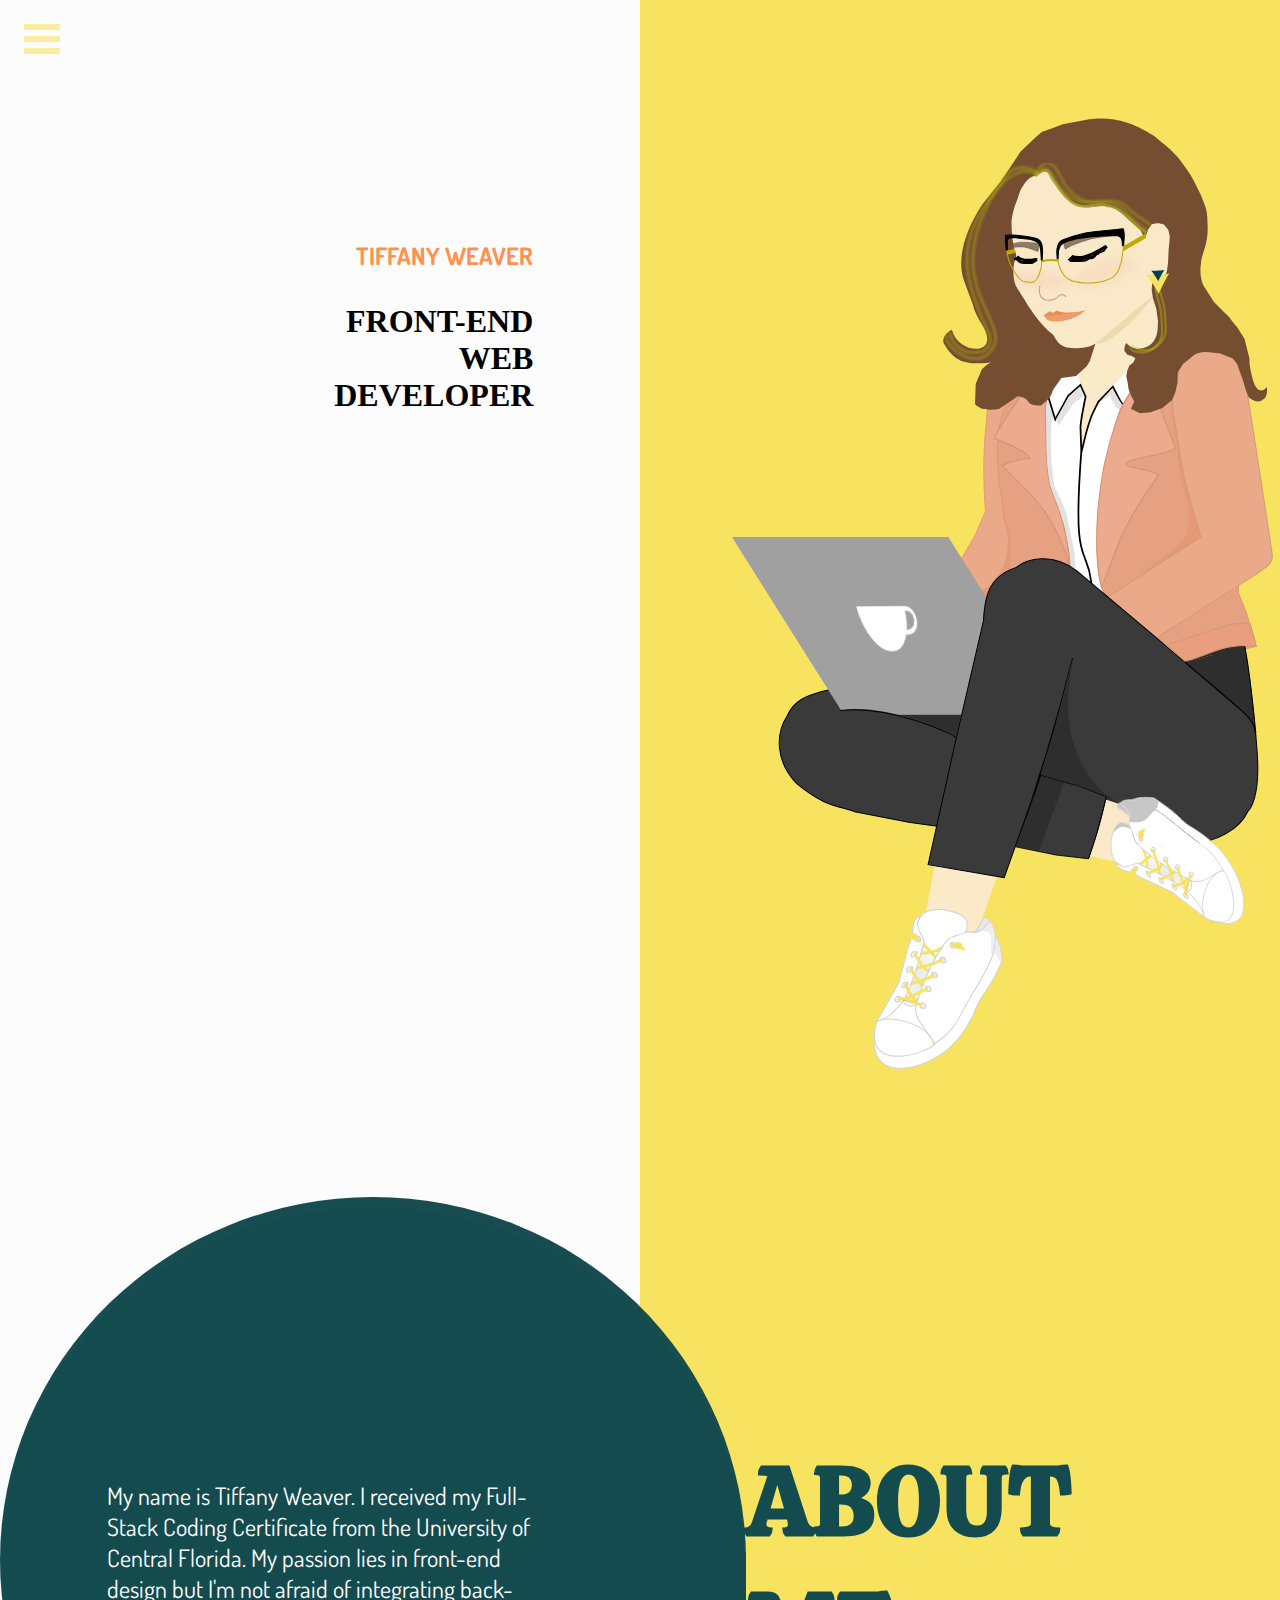
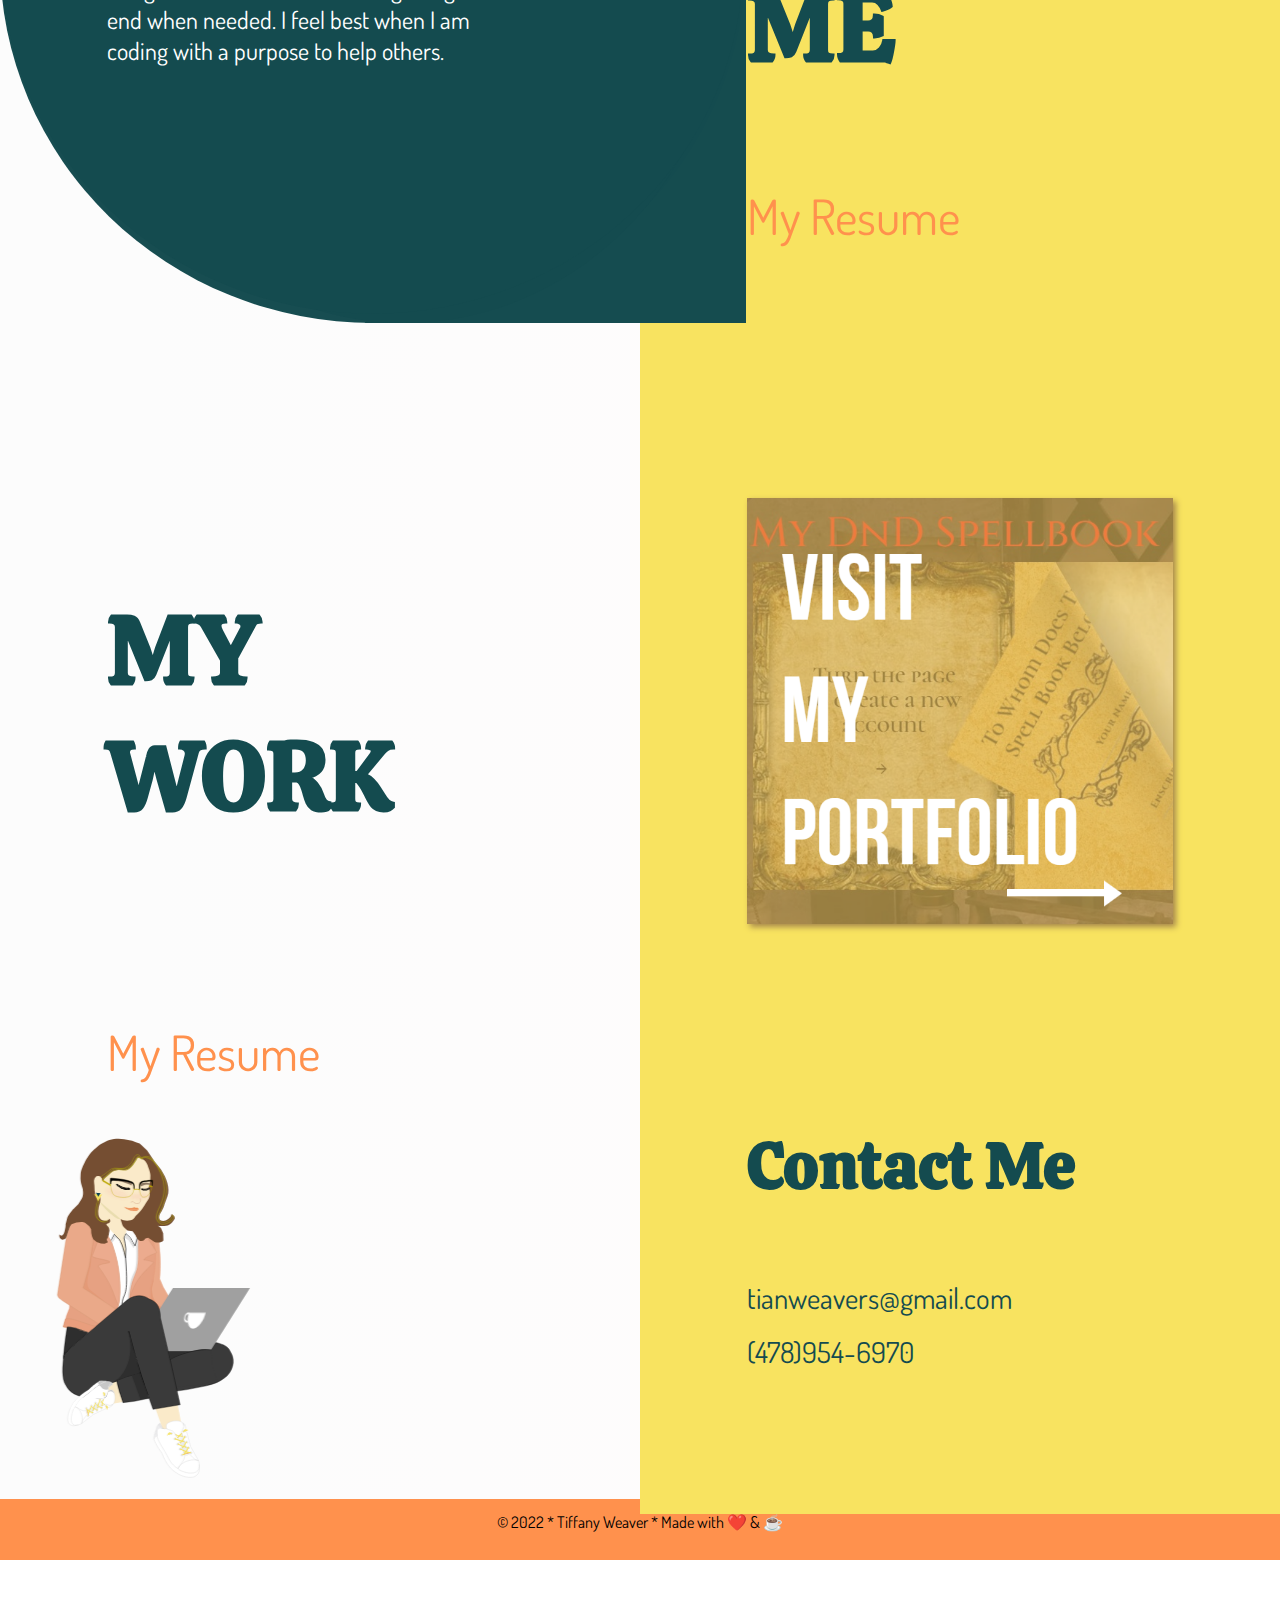
<file: index.html>
<!DOCTYPE html>
<html lang="en">

<head>
    <meta charset="UTF-8">
    <meta http-equiv="X-UA-Compatible" content="IE=edge">
    <meta name="viewport" content="width=device-width, initial-scale=1.0">
    <title>Tiffany Weaver - WebDev</title>
    <!-- Bootstrap CSS -->
    <link href="https://cdn.jsdelivr.net/npm/bootstrap@5.1.3/dist/css/bootstrap.min.css" rel="stylesheet"
        integrity="sha384-1BmE4kWBq78iYhFldvKuhfTAU6auU8tT94WrHftjDbrCEXSU1oBoqyl2QvZ6jIW3" crossorigin="anonymous">
    <!-- Font Awesome CDN -->
    <link rel="stylesheet" href="https://pro.fontawesome.com/releases/v5.10.0/css/all.css"
        integrity="sha384-AYmEC3Yw5cVb3ZcuHtOA93w35dYTsvhLPVnYs9eStHfGJvOvKxVfELGroGkvsg+p" crossorigin="anonymous" />
    <!-- Bootstrap Bundle -->
    <script src="https://cdn.jsdelivr.net/npm/@popperjs/core@2.10.2/dist/umd/popper.min.js"
        integrity="sha384-7+zCNj/IqJ95wo16oMtfsKbZ9ccEh31eOz1HGyDuCQ6wgnyJNSYdrPa03rtR1zdB"
        crossorigin="anonymous"></script>
    <script src="https://cdn.jsdelivr.net/npm/bootstrap@5.1.3/dist/js/bootstrap.min.js"
        integrity="sha384-QJHtvGhmr9XOIpI6YVutG+2QOK9T+ZnN4kzFN1RtK3zEFEIsxhlmWl5/YESvpZ13"
        crossorigin="anonymous"></script>
    <!-- Google Fonts -->
    <link rel="preconnect" href="https://fonts.googleapis.com">
    <link rel="preconnect" href="https://fonts.gstatic.com" crossorigin>
    <link
        href="https://fonts.googleapis.com/css2?family=Bebas+Neue&family=Calistoga&family=Dosis:wght@200;300;400;500;600&display=swap"
        rel="stylesheet">
    <!-- Personal styling -->
    <link rel="stylesheet" href="styles.css">


</head>

<body>

    <button class="menu-toggle"></button>
    <nav>
        <ul class="menu">
            <li data-text="Home">Home</li>
            <a href="portfolio.html"><li data-text="My Portfolio">My Portfolio</li></a>
            <a href="#aboutMe-section"><li data-text="About">About</li></a>
            <a href="#contact-section"><li data-text="Contact Me">Contact Me</li></a>
            <li data-text="My Resume">My Resume</li>
        </ul>
        <ul class="menu2">
            <div>
                <li><img src="assets/blueSpeechBubble.svg" class="menuBubble" alt="" /></li>
            </div>
            <div class="menu_icons">
                <li data-text="LinkedIn"><i class="fab fa-linkedin"></i></li>
                <li data-text="GitHub"><i class="fab fa-github-square"></i></li>
                <li data-text="Twitter"><i class="fab fa-twitter-square"></i></li>
            </div>

            <div class="menu2_info">
                <li class="menu2_info_li"><i class="fas fa-mobile-alt menu2icon"></i>(478)954-6970</li>
                <li class="menu2_info_li"><i class="fas fa-envelope menu2icon"></i>tianweavers@gmail.com</li>
            </div>
            <!-- <li>Contact</li> -->
        </ul>
    </nav>


    <!-- End of Menu -->

    <!-- Home Section -->
    <div id="home-section" class="section">

        <div class="image-stack h1title">
            <div class="h1h2-div">
                <h2 class="home-h2">TIFFANY WEAVER</h2>
                <h1 class="home-h1">FRONT-END <br />WEB <br />DEVELOPER</h1>
            </div>
            <div class="image-stack__item image-stack__item--top">
                <img src="assets/SVGMe.svg" class="img-fluid drawnMe" role="presentation" />
            </div>
            <!-- Can I add a row within for yellow background???????????? -->
            <div class="image-stack__item image-stack__item--bottom">
                <!-- <img src="assets/yellowCove.svg" class="img-fluid yellowCoveUp" role="presentation" /> -->
            </div>
        </div>

    </div>
    <!-- END of Home Section -->

    <!-- About Me Section -->
    <div id="aboutMe-section" class="section">
        <div class="about-stack">
            <div class="about-stack__item about-stack__item--bottom">
                <img src="assets/blueSpeechBubble.svg" class="img-fluid speechBubble" alt="blue speech bubble" />
            </div>

            <div class="about-stack__item about-stack__item--top">
                <p class="aboutMe-text">My name is Tiffany Weaver. I received my Full-Stack Coding Certificate from the
                    University of Central Florida. My passion lies in front-end design but I'm not afraid of integrating
                    back-end when needed. I feel best when I am coding with a purpose to help others.
                </p>
            </div>

            <div class="about-stack__item about-stack__item--top2">
                <h2 class="aboutMe-h2">ABOUT ME</h2>
                <p class="resumeLink"><a href="#" id="resumeLink">My Resume</a></p>
            </div>
            <div class="about-stack__item about-stack__item--bottom2">
                <!-- <img src="assets/yellowCove.svg" class="img-fluid yellowCoveDown" alt="yellow curved shape" /> -->
            </div>
        </div>
    </div>
    <!-- End of About Me Section -->

    <!-- Portfolio Section -->
    <div id="portfolio-section" class="section">
        <div class="portfolio-stack">
            <div class="portfolio-stack__h2div">
                <h2 class="myWork-h2">MY WORK</h2>
            </div>
            <div class="portfolio-stack__pdiv">
                <p class="resumeLink"><a href="#" id="resumeLink">My Resume</a></p>
            </div>
            <div class="portfolio-stack__item portfolio-stack__item--top">
                <a href="portfolio.html">
                    <img src="assets/VistPortfolioSquareIMG.png" class="portfolioLinkImg"
                        alt="Dungeons and Dragons portfolio image">
                </a>
            </div>
            <div class="portfolio-stack__item portfolio-stack__item--bottom">
            </div>
        </div>
    </div>
    <!-- END of Portfolio Section -->

    <!-- Contact Section -->
    <div id="contact-section" class="section">

        <img src="assets/SVGMe.svg" class="img-fluid drawnMe2 testingIMG" role="presentation" />

        <div class="contact-stack__item contact-stack__item--bottom">
        </div>
        <div class="portfolio-stack__item portfolio-stack__item--top">
            <h2 class="contact-me-h2">Contact Me</h2>
            <br />
            <div class="contact-pinfo">
                <p class="contact-info emailPhone"> tianweavers@gmail.com</p>
                <p class="contact-info emailPhone"> (478)954-6970</p>
                <br />
                <div class="p-icons">
                    <p class="contact-info line"><i class="fab fa-linkedin"></i></p>
                    <p class="contact-info line"><i class="fab fa-github-square"></i></p>
                    <p class="contact-info line"><i class="fab fa-twitter-square"></i></p>
                </div>
            </div>
        </div>
    </div>
    <!-- End of Contact Section -->

    <!-- Footer -->
    <footer id="footer">
        © 2022 * Tiffany Weaver * Made with ❤️ & ☕
    </footer>
    <!-- End of Footer -->
    <!-- Scripts -->
    <script src="https://cdnjs.cloudflare.com/ajax/libs/jquery/3.6.0/jquery.min.js"
        integrity="sha512-894YE6QWD5I59HgZOGReFYm4dnWc1Qt5NtvYSaNcOP+u1T9qYdvdihz0PPSiiqn/+/3e7Jo4EaG7TubfWGUrMQ=="
        crossorigin="anonymous" referrerpolicy="no-referrer"></script>
    <script src="scripts.js"></script>

</body>

</html>
</file>
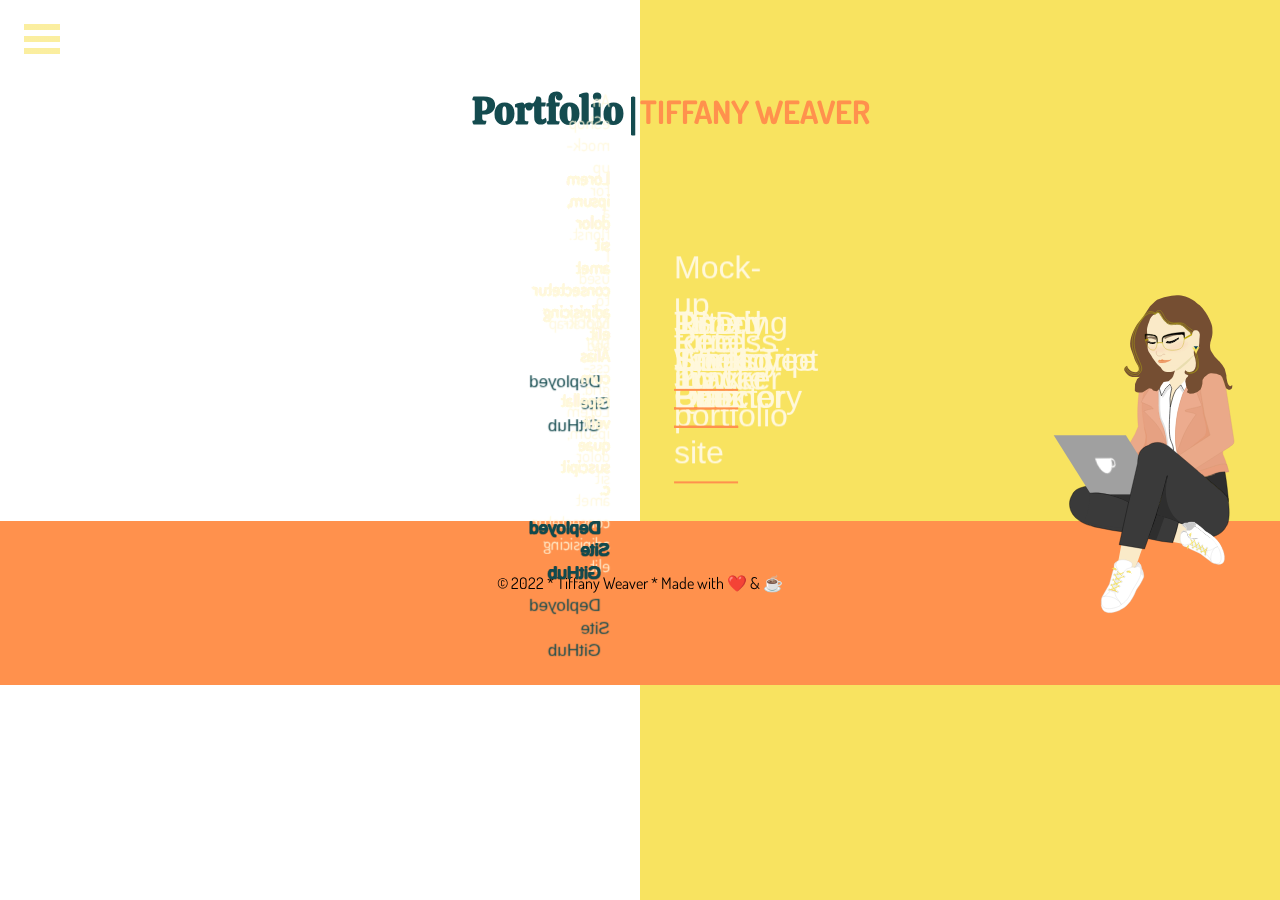
<file: portfolio.html>
<!DOCTYPE html>
<html lang="en">

<head>
	<meta charset="UTF-8">
	<meta http-equiv="X-UA-Compatible" content="IE=edge">
	<meta name="viewport" content="width=device-width, initial-scale=1.0">
	<title>Portfolio | Tiffany Weaver</title>
	<!-- Bootstrap CSS -->
	<link href="https://cdn.jsdelivr.net/npm/bootstrap@5.1.3/dist/css/bootstrap.min.css" rel="stylesheet"
		integrity="sha384-1BmE4kWBq78iYhFldvKuhfTAU6auU8tT94WrHftjDbrCEXSU1oBoqyl2QvZ6jIW3" crossorigin="anonymous">
	<!-- Font Awesome CDN -->
	<link rel="stylesheet" href="https://pro.fontawesome.com/releases/v5.10.0/css/all.css"
		integrity="sha384-AYmEC3Yw5cVb3ZcuHtOA93w35dYTsvhLPVnYs9eStHfGJvOvKxVfELGroGkvsg+p" crossorigin="anonymous" />
	<!-- Bootstrap Bundle -->
	<script src="https://cdn.jsdelivr.net/npm/@popperjs/core@2.10.2/dist/umd/popper.min.js"
		integrity="sha384-7+zCNj/IqJ95wo16oMtfsKbZ9ccEh31eOz1HGyDuCQ6wgnyJNSYdrPa03rtR1zdB"
		crossorigin="anonymous"></script>
	<script src="https://cdn.jsdelivr.net/npm/bootstrap@5.1.3/dist/js/bootstrap.min.js"
		integrity="sha384-QJHtvGhmr9XOIpI6YVutG+2QOK9T+ZnN4kzFN1RtK3zEFEIsxhlmWl5/YESvpZ13"
		crossorigin="anonymous"></script>
	<!-- Google Fonts -->
	<link rel="preconnect" href="https://fonts.googleapis.com">
	<link rel="preconnect" href="https://fonts.gstatic.com" crossorigin>
	<link
		href="https://fonts.googleapis.com/css2?family=Bebas+Neue&family=Calistoga&family=Dosis:wght@200;300;400;500;600&display=swap"
		rel="stylesheet">
	<!-- Personal styling -->
	<link rel="stylesheet" href="portfolio.css">

	<title>Portfolio | Tiffany Weaver</title>
</head>

<body>
	<button class="menu-toggle"></button>
	<nav>
		<ul class="menu">
			<a href="index.html">
				<li data-text="Home">Home</li>
			</a>
			<a href="portfolio.html">
				<li data-text="My Portfolio">My Portfolio</li>
			</a>
			<a href="#">
				<li data-text="About">About</li>
			</a>
			<li data-text="Contact Me">Contact Me</li>
			<li data-text="My Resume">My Resume</li>
		</ul>
		<ul class="menu2">
			<div>
				<li><img src="assets/blueSpeechBubble.svg" class="test" alt="" /></li>
			</div>
			<div class="menu_icons">
				<li data-text="LinkedIn"><i class="fab fa-linkedin"></i></li>
				<li data-text="GitHub"><i class="fab fa-github-square"></i></li>
				<li data-text="Twitter"><i class="fab fa-twitter-square"></i></li>
			</div>

			<div class="menu2_info">
				<li class="menu2_info_li"><i class="fas fa-mobile-alt menu2icon"></i>(478)954-6970</li>
				<li class="menu2_info_li"><i class="fas fa-envelope menu2icon"></i>tianweavers@gmail.com</li>
			</div>
			<!-- <li>Contact</li> -->
		</ul>
	</nav>
	<!-- End of Menu -->

	<!-- <header>
       <h1 class="portPg1">Portfolio</h1>
    </header>
    <section> -->
    
    
<div id="background"></div>

	<!--  ****************ALL PORTFOLIO**********  -->
	<div class="wrapper">
		<h1 id="portH1">Portfolio |<span id="nameSpan">TIFFANY WEAVER</span></h1>
		<div class="row">
			<div class="col-lg-4" ontouchstart="this.classList.toggle('hover');">
				<div class="container">
					<div class="front" style="background-image: url('assets/portfolioImages/petalPower.png')">
						<div class="inner">
							<p>Petal Power</p>
							<!-- <span>eShop Mock-up</span> -->
						</div>
					</div>
					<div class="back">
						<div class="inner">
							<p>An eShop mock-up for a florist. I used to bootstrap and css-grid. Lorem ipsum, dolor sit
								amet consectetur adipisicing elit.</p>
							<span id="span1"><a href="www.google.com">Deployed Site</a></span>
							<br />
							<span id="span2"><a href="www.google.com">GitHub</a></span>
						</div>

					</div>
				</div>
			</div>
			<div class="col-lg-4" ontouchstart="this.classList.toggle('hover');">
				<div class="container">
					<div class="front" style="background-image: url('assets/portfolioImages/reel-junkie.jpg')">
						<div class="inner">
							<p>Reel Junkie</p>
							<!-- <span>Lorem ipsum</span> -->
						</div>
					</div>
					<div class="back">
						<div class="inner">
							<p>Lorem ipsum, dolor sit amet consectetur adipisicing elit. Alias cum repellat velit quae
								suscipit c.</p>
							<span id="span1"><a href="www.google.com">Deployed Site</a></span>
							<br />
							<span id="span2"><a href="www.google.com">GitHub</a></span>
						</div>
					</div>
				</div>
			</div>
			<div class="col-lg-4" ontouchstart="this.classList.toggle('hover');">
				<div class="container">
					<div class="front" style="background-image: url('assets/portfolioImages/DnDImage.jpg')">
						<div class="inner">
							<p>DnD Spell Book</p>
							<!-- <span>Lorem ipsum</span> -->
						</div>
					</div>
					<div class="back">
						<div class="inner">
							<p>Lorem ipsum, dolor sit amet consectetur adipisicing elit. Alias cum repellat velit quae
								suscipit c.</p>
							<span id="span1"><a href="www.google.com">Deployed Site</a></span>
							<br />
							<span id="span2"><a href="www.google.com">GitHub</a></span>
						</div>
					</div>
				</div>
			</div>
			<div class="col-lg-4" ontouchstart="this.classList.toggle('hover');">
				<div class="container">
					<div class="front" style="background-image: url('assets/portfolioImages/JavaScriptQuizStill.jpg')">
						<div class="inner">
							<p>Timed Javascript Quiz</p>
							<!-- <span>Lorem ipsum</span> -->
						</div>
					</div>
					<div class="back">
						<div class="inner">
							<p>Lorem ipsum, dolor sit amet consectetur adipisicing elit. Alias cum repellat velit quae
								suscipit c.</p>
							<span id="span1"><a href="www.google.com">Deployed Site</a></span>
							<br />
							<span id="span2"><a href="www.google.com">GitHub</a></span>
						</div>
					</div>
				</div>
			</div>
			<div class="col-lg-4" ontouchstart="this.classList.toggle('hover');">
				<div class="container">
					<div class="front"
						style="background-image: url('assets/portfolioImages/blueYellowportfolioIMG.png')">
						<div class="inner">
							<p>Mock-up for my portfolio site</p>
							<!-- <span>Lorem ipsum</span> -->
						</div>
					</div>
					<div class="back">
						<div class="inner">
							<a href="https://www.canva.com/design/DAFEcYPMyJs/xSvg-RUOIJhHJv0a9XsSAg/watch?utm_content=DAFEcYPMyJs&utm_campaign=designshare&utm_medium=link&utm_source=publishsharelink"
								target="_blank">
								<p>Mock-up</p>
							</a>
							<span id="span1"><a href="www.google.com">Deployed Site</a></span>
							<br />
							<span id="span2"><a href="www.google.com">GitHub</a></span>
						</div>
					</div>
				</div>
			</div>
			<div class="col-lg-4" ontouchstart="this.classList.toggle('hover');">
				<div class="container">
					<div class="front" style="background-image: url('assets/portfolioImages/readySetEatSquare.jpg')">
						<div class="inner">
							<p>Ready S.E.T.T. Eat!</p>
							<!-- <span>Lorem ipsum</span> -->
						</div>
					</div>
					<div class="back">
						<div class="inner">
							<p>Lorem ipsum, dolor sit amet consectetur adipisicing elit. Alias cum repellat velit quae
								suscipit c.</p>
							<span id="span1"><a href="www.google.com">Deployed Site</a></span>
							<br />
							<span id="span2"><a href="www.google.com">GitHub</a></span>
						</div>
					</div>
				</div>
			</div>
			<div class="col-lg-4" ontouchstart="this.classList.toggle('hover');">
				<div class="container">
					<div class="front"
						style="background-image: url('assets/portfolioImages/JavascriptWorkPlanner.jpg')">
						<div class="inner">
							<p>JS Work Planner</p>
							<!-- <span>Lorem ipsum</span> -->
						</div>
					</div>
					<div class="back">
						<div class="inner">
							<p>Lorem ipsum, dolor sit amet consectetur adipisicing elit. Alias cum repellat velit quae
								suscipit c.</p>
							<span id="span1"><a href="www.google.com">Deployed Site</a></span>
							<br />
							<span id="span2"><a href="www.google.com">GitHub</a></span>
						</div>
					</div>
				</div>
			</div>
			<div class="col-lg-4" ontouchstart="this.classList.toggle('hover');">
				<div class="container">
					<div class="front" style="background-image: url('assets/portfolioImages/employee-directory.jpg')">
						<div class="inner">
							<p>Filtering Employee Directory</p>
							<!-- <span>Lorem ipsum</span> -->
						</div>
					</div>
					<div class="back">
						<div class="inner">
							<p>Lorem ipsum, dolor sit amet consectetur adipisicing elit. Alias cum repellat velit quae
								suscipit c.</p>
							<span id="span1"><a href="www.google.com">Deployed Site</a></span>
							<br />
							<span id="span2"><a href="www.google.com">GitHub</a></span>
						</div>
					</div>
				</div>
			</div>
			<div class="col-lg-4" ontouchstart="this.classList.toggle('hover');">
				<div class="container">
					<div class="front"
						style="background-image: url('assets/portfolioImages/fitnessTrackerHomeSquareIMG.jpg')">
						<div class="inner">
							<p>Fitness Tracker</p>
							<!-- <span>Lorem ipsum</span> -->
						</div>
					</div>
					<div class="back">
						<div class="inner">
							<p>Lorem ipsum, dolor sit amet consectetur adipisicing elit. Alias cum repellat velit quae
								suscipit c.</p>
							<span id="span1"><a href="www.google.com">Deployed Site</a></span>
							<br />
							<span id="span2"><a href="www.google.com">GitHub</a></span>
						</div>
					</div>
				</div>
			</div>
			<div class="col-lg-4" ontouchstart="this.classList.toggle('hover');">
				<div class="container">
					<div class="front" style="background-image: url('assets/portfolioImages/tindog_bootstrap.png')">
						<div class="inner">
							<p>Tindog</p>
							<!-- <span>Lorem ipsum</span> -->
						</div>
					</div>
					<div class="back">
						<div class="inner">
							<p>Lorem ipsum, dolor sit amet consectetur adipisicing elit. Alias cum repellat velit quae
								suscipit c.</p>
							<span id="span1"><a href="www.google.com">Deployed Site</a></span>
							<br />
							<span id="span2"><a href="www.google.com">GitHub</a></span>
						</div>
					</div>
				</div>
			</div>

		</div>
	</div>
	<img src="assets/SVGMe.svg" alt="" id="svgMeBottom">
	<!-- Footer -->
	<footer id="footer">
		© 2022 * Tiffany Weaver * Made with ❤️ & ☕
	</footer>
	<!-- End of Footer -->
	<!-- Scripts -->
	<script src="https://cdnjs.cloudflare.com/ajax/libs/jquery/3.6.0/jquery.min.js"
		integrity="sha512-894YE6QWD5I59HgZOGReFYm4dnWc1Qt5NtvYSaNcOP+u1T9qYdvdihz0PPSiiqn/+/3e7Jo4EaG7TubfWGUrMQ=="
		crossorigin="anonymous" referrerpolicy="no-referrer"></script>
	<script src="scripts.js"></script>

</body>

</html>
</file>
<file: styles.css>
body {
  margin: 0;
  padding: 0;
  height: 100%;
  width: 100%;
  background: rgb(252, 252, 252);
  background: linear-gradient(90deg, rgba(252, 252, 252, 1) 11%, rgba(254, 252, 252, 1) 61%, rgba(255, 255, 255, 1) 94%);
}

/* ----- NAV ----- */
button {
  opacity: 0.6;
  background-color: transparent;
  position: fixed;
  z-index: 200;
  top: 24px;
  left: 24px;
  border: none;
  width: 36px;
  height: 30px;
  outline: none;
  transition: opacity 0.2s ease-out;
}

button:before {
  content: "";
  position: absolute;
  top: 0;
  right: 0;
  bottom: 0;
  left: 0;
  margin: auto;
  right: auto;
  width: 100%;
  background: linear-gradient(to bottom, #f8e360, #f8e360 20%, transparent 20%, transparent 40%, #f8e360 40%, #f8e360 60%, transparent 60%, transparent 80%, #f8e360 80%, #f8e360 100%);
  transition: opacity 0.2s ease-out, width 0.2s 0.2s ease-out;
}

button:after {
  opacity: 0;
  content: "×";
  color: white;
  position: absolute;
  top: 16px;
  left: -4px;
  font-family: Arial, sans-serif;
  font-size: 76px;
  line-height: 0;
  transition: opacity 0.4s ease-out;
}

button:active {
  transform: translateY(2px);
}

button:hover {
  opacity: 1;
}

.open button {
  opacity: 1;
}

.open button:before {
  opacity: 0;
  width: 0;
}

.open button:after {
  opacity: 1;
  transform: translate3d(0, 0, 0) rotate(360deg);
  transition: transform 0.4s 1s ease-out, opacity 0.4s 1s ease-out;
}

nav {
  z-index: 100;
  position: fixed;
  top: -100%;
  left: 0;
  width: 100%;
  height: 100%;
  transform: translate3d(0, 0, 0);
  -webkit-backface-visibility: hidden;
  backface-visibility: hidden;
  overflow: hidden;
}

nav:before {
  content: "";
  position: absolute;
  top: 0;
  right: 0;
  bottom: 0;
  left: 0;
  margin: auto;
  background: rgb(248, 227, 96);
  background: linear-gradient(90deg, rgba(248, 227, 96, 1) 50%, rgba(255, 255, 255, 1) 50%);
  width: 100%;
  height: 0;
  padding-bottom: 100%;
  border-radius: 100%;
  transform: scale(0.04), translateY(9999px);
  overflow: hidden;
}

.open nav {
  top: 0;
}

.open nav:before {
  -webkit-animation: menu-animation 0.8s ease-out forwards;
  animation: menu-animation 0.8s ease-out forwards;
}

ul {
  list-style: none;
  margin: 0;
  padding: 0;
}

ul li {
  cursor: pointer;
  padding: 6px 20px;
  font-size: 48px;
}

/* ----- LEFT MENU ----- */
ul.menu {
  position: fixed;
  top: 50%;
  left: 25%;
  transform: translate3d(-50%, -50%, 0);
  -webkit-backface-visibility: hidden;
  backface-visibility: hidden;
  perspective: 1000;
  color: white;
}

ul.menu li,
ul.menu2 li {
  opacity: 0;
  text-align: center;
  transform: translate3d(0, 36px, 0);
}

ul.menu li:before {
  content: "";
  position: absolute;
  top: 0;
  right: 0;
  bottom: 0;
  left: 0;
  margin: auto;
  left: auto;
  background-color: #ff914d;
  height: 100%;
  width: 0;
  overflow: hidden;
  transition: width 0.14s ease-out;
}

/* ul.menu2 li:before {
  content: "";
  position: absolute;
  top: 0;
  right: 0;
  bottom: 0;
  left: 0;
  margin: auto;
  left: auto;
  background-color: #f8e360;
  height: 100%;
  width: 0;
  overflow: hidden;
  transition: width 0.14s ease-out;
} */
ul.menu li:after {
  opacity: 0;
  content: attr(data-text);
  position: absolute;
  top: 0;
  right: 0;
  bottom: 0;
  left: 0;
  margin: auto;
  color: #f8e360;
  overflow: hidden;
  transform: translate(-24px, 6px);
  transition: transform 0.1s ease-out, opacity 0.1s ease-out;
}

ul.menu li:hover:before,
ul.menu2 li:hover:before {
  left: 0;
  right: auto;
  width: 100%;
}

ul.menu li:hover:after,
ul.menu2 li:hover:after {
  opacity: 1;
  padding: 0 20px;
  transform: translate(0px, 6px);
  transition: transform 0.2s 0.14s ease-out, opacity 0.2s 0.14s ease-out;
}

.open ul.menu li,
.open ul.menu2 li {
  opacity: 1;
  transform: translate3d(0, 0, 0);
  transition: transform 0.2s ease-out, opacity 0.2s ease-out;
}

.open ul.menu li:nth-child(1),
.open ul.menu2 li:nth-child(1) {
  transition-delay: 0.75s;
}

.open ul.menu li:nth-child(2),
.open ul.menu2 li:nth-child(2) {
  transition-delay: 0.85s;
}

.open ul.menu li:nth-child(3),
.open ul.menu2 li:nth-child(3) {
  transition-delay: 0.95s;
}

.open ul.menu li:nth-child(4),
.open ul.menu2 li:nth-child(4) {
  transition-delay: 1.05s;
}

.open ul.menu li:nth-child(5),
.open ul.menu2 li:nth-child(5) {
  transition-delay: 1.15s;
}

.open ul.menu li:nth-child(6),
.open ul.menu2 li:nth-child(6) {
  transition-delay: 1.25s;
}

.menu2_info_li {
  font-size: 1.3em;
}

/*  */
/* ----- RIGHT menu ----- */
/*  */
ul.menu2 {
  position: fixed;
  top: 52%;
  left: 75%;
  transform: translate3d(-50%, -50%, 0);
  -webkit-backface-visibility: hidden;
  backface-visibility: hidden;
  perspective: 1000;
  color: rgb(22, 8, 48);
}

.menu_icons {
  display: inline-flex;
}

.menuBubble {
  height: 200px;
}

.menu2_info {
  width: max-content;
  text-align-last: start;
}

.menu2icon {
  padding-right: 10px;
}

.fab:hover,
.menu2_info_li:hover {
  color: #ff914d;
}

/*  */


/* END --- Menu */

/*  */
a,
li {
  font-family: Roboto, sans-serif;
  text-decoration: none;
  color: #144b4f;
}

.navbar-brand {
  color: #ff914d;
}

/*  */

/* SECTIONS' GRIDS */
.image-stack {
  display: grid;
  grid-template-columns: repeat(12, 1fr);
  position: relative;
  /* grid-template-rows:  */
}

/* HOME-SECTION */
#home-section {
  margin-top: -100px;
}

.home-h2 {
  padding: 60% 0 2% 0;
  font-family: 'Dosis', sans-serif;
  color: #ff914d;
}

.image-stack__item--top {
  grid-column: 7 / span 5;
  grid-row: 1;
  padding-top: 20%;
  z-index: 1;
}

.image-stack__item--bottom {
  grid-column: 7 / span 6;
  background-color: #f8e360;
  grid-row: 1;
}

.h1h2-div {
  grid-column: 1 / span 5;
  grid-row: 1;
  /* padding: 40% 0 0 0; */
  text-align: end;
}

/* .section {
  overflow: hidden;
} */

/* ABOUTME-SECTION */
.about-stack {
  display: grid;
  grid-template-columns: repeat(12, 1fr);
  position: relative;
}

/* #aboutMe-section {
  background-color: cadetblue;
} */
.about-stack__item--top {
  grid-column: 2 / span 4;
  grid-row: 1;
  padding-top: 20%;
  z-index: 1;
  align-self: center;
}

.about-stack__item--bottom {
  grid-column: 1 / span 6;
  grid-row: 1;
  padding-top: 10%;
}

.about-stack__item--top2 {
  grid-column: 8 / span 3;
  grid-row: 1;
  z-index: 2;
  align-self: center;
}

.about-stack__item--bottom2 {
  grid-column: 7 / span 6;
  grid-row: 1;
  padding-top: 20%;
  z-index: -1;
  background-color: #f8e360;
}

.aboutMe-text {
  color: white;
  font-family: 'Dosis', sans-serif;
  font-size: 1.5rem;
}

.aboutMe-h2 {
  color: #144b4f;
  font-size: calc(5.325rem + .9vw);
  font-family: 'Calistoga', cursive;
  padding: 160px 0 15px 0;

}

#resumeLink {
  font-size: calc(2.325rem + .9vw);
  font-family: 'Dosis', sans-serif;
  color: #ff914d;
}

/* PORTFOLIO-SECTION */
/* #portfolio-section {
  background-color: thistle;
} */
.myWork-h2 {
  font-size: calc(5.325rem + .9vw);
  font-family: 'Calistoga', cursive;
  color: #144b4f;
}

.portfolio-stack {
  display: grid;
  grid-template-columns: repeat(12, 1fr);
  position: relative;
}

.portfolio-stack__h2div {
  grid-column: 2 / span 4;
  grid-row: 1;
  align-self: center;
}

.portfolio-stack__pdiv {
  grid-column: 2 / span 4;
  grid-row: 1;
  align-self: end;
}

.portfolio-stack__item--top {
  grid-column: 8 / span 4;
  grid-row: 1;
  z-index: 2;
  align-self: center;
}

.portfolio-stack__item--bottom {
  grid-column: 7 / span 6;
  grid-row: 1;
  z-index: 1;
  background-color: #f8e360;
}

.portfolioLinkImg {
  width: 100%;
  margin: 40% 0;
  box-shadow: 3px 3px 6px 0px #a6884c;
}

.portfolioLinkImg:hover {
  box-shadow: 5px 5px 11px 2px #504608;
}

/* CONTACT-SECTION */
#contact-section {
  height: 400px;
  display: grid;
  grid-template-columns: repeat(12, 1fr);
  position: relative;
  line-height: 25px;
}

.testingIMG {
  grid-column: 1 / span 4;
  height: inherit;
  display: inline-block;
  transform: rotateY(180deg);
}

.portfolio-stack__item--top {
  grid-column: 8 / span 4;
  grid-row: 1;
  z-index: 2;
  align-self: center;
}

.contact-stack__item--bottom {
  grid-column: 7 / span 6;
  grid-row: 1;
  z-index: 1;
  background-color: #f8e360;
}

.contact-me-h2 {
  font-size: calc(3.325rem + .9vw);
  font-family: 'Calistoga', cursive;
  color: #144b4f;
}

.contact-pinfo {
  font-size: 1.8rem;
  font-family: 'Dosis', sans-serif;
  color: #144b4f;
}

.p-icons {
  display: inline-flex;
  letter-spacing: 45px;
  font-size: 3rem;
}

/* FOOTER */
#footer {
  background-color: #ff914d;
  text-align: center;
  font-family: 'Dosis', sans-serif;
  height: 3em;
  padding-top: 1%;
}

a:hover {
  color: #eaa989;
}

/* width */
::-webkit-scrollbar {
  width: 10px;
}

/* Track */
::-webkit-scrollbar-track {
  background: #f8e360;
}

/* Handle */
::-webkit-scrollbar-thumb {
  background: #ff914d;
}

/* Handle on hover */
::-webkit-scrollbar-thumb:hover {
  background: #144b4f;
}

/* *************************************************************** */
@-webkit-keyframes menu-animation {
  0% {
    opacity: 0;
    transform: scale(0.04) translateY(300%);
  }

  40% {
    transform: scale(0.04) translateY(0);
    transition: ease-out;
  }

  40% {
    transform: scale(0.04) translateY(0);
  }

  60% {
    opacity: 1;
    transform: scale(0.02) translateY(0px);
  }

  61% {
    transform: scale(0.04);
  }

  99.9% {
    height: 0;
    padding-bottom: 100%;
    border-radius: 100%;
  }

  100% {
    transform: scale(2);
    height: 100%;
    padding-bottom: 0;
    border-radius: 0;
  }
}

@keyframes menu-animation {
  0% {
    opacity: 0;
    transform: scale(0.04) translateY(300%);
  }

  40% {
    transform: scale(0.04) translateY(0);
    transition: ease-out;
  }

  40% {
    transform: scale(0.04) translateY(0);
  }

  60% {
    opacity: 1;
    transform: scale(0.02) translateY(0px);
  }

  61% {
    transform: scale(0.04);
  }

  99.9% {
    height: 0;
    padding-bottom: 100%;
    border-radius: 100%;
  }

  100% {
    transform: scale(2);
    height: 100%;
    padding-bottom: 0;
    border-radius: 0;
  }
}

@media only screen and (max-width: 850px) {
  .drawnMe {
    height: 85%;
    top: 12em;
    position: absolute;
    z-index: 10;
  }
}
</file>
<file: portfolio.css>
body {
    margin: 0;
    padding: 0;
    font-family: "Raleway", sans-serif;
    overflow-x: hidden;
  }

  #background {
    position: fixed;
    top: 0;
    right: 0;
    width: 50%;
    height: 100%;
    background-color: #f8e360;
    z-index: -1000;
}

/* ----- NAV ----- */
button {
    opacity: 0.6;
    background-color: transparent;
    position: fixed;
    z-index: 200;
    top: 24px;
    left: 24px;
    border: none;
    width: 36px;
    height: 30px;
    outline: none;
    transition: opacity 0.2s ease-out;
  }
  
  button:before {
    content: "";
    position: absolute;
    top: 0;
    right: 0;
    bottom: 0;
    left: 0;
    margin: auto;
    right: auto;
    width: 100%;
    background: linear-gradient(to bottom, #f8e360, #f8e360 20%, transparent 20%, transparent 40%, #f8e360 40%, #f8e360 60%, transparent 60%, transparent 80%, #f8e360 80%, #f8e360 100%);
    transition: opacity 0.2s ease-out, width 0.2s 0.2s ease-out;
  }
  
  button:after {
    opacity: 0;
    content: "×";
    color: white;
    position: absolute;
    top: 16px;
    left: -4px;
    font-family: Arial, sans-serif;
    font-size: 76px;
    line-height: 0;
    transition: opacity 0.4s ease-out;
  }
  
  button:active {
    transform: translateY(2px);
  }
  
  button:hover {
    opacity: 1;
  }
  
  .open button {
    opacity: 1;
  }
  
  .open button:before {
    opacity: 0;
    width: 0;
  }
  
  .open button:after {
    opacity: 1;
    transform: translate3d(0, 0, 0) rotate(360deg);
    transition: transform 0.4s 1s ease-out, opacity 0.4s 1s ease-out;
  }
  
  nav {
    z-index: 100;
    position: fixed;
    top: -100%;
    left: 0;
    width: 100%;
    height: 100%;
    transform: translate3d(0, 0, 0);
    -webkit-backface-visibility: hidden;
    backface-visibility: hidden;
    overflow: hidden;
  }
  
  nav:before {
    content: "";
    position: absolute;
    top: 0;
    right: 0;
    bottom: 0;
    left: 0;
    margin: auto;
    background: rgb(248, 227, 96);
    background: linear-gradient(90deg, rgba(248, 227, 96, 1) 50%, rgba(255, 255, 255, 1) 50%);
    width: 100%;
    height: 0;
    padding-bottom: 100%;
    border-radius: 100%;
    transform: scale(0.04), translateY(9999px);
    overflow: hidden;
  }
  
  .open nav {
    top: 0;
  }
  
  .open nav:before {
    -webkit-animation: menu-animation 0.8s ease-out forwards;
    animation: menu-animation 0.8s ease-out forwards;
  }
  
  ul {
    list-style: none;
    margin: 0;
    padding: 0;
  }
  
  ul li {
    cursor: pointer;
    padding: 6px 20px;
    font-size: 48px;
  }
  
  /* ----- LEFT MENU ----- */
  ul.menu {
    position: fixed;
    top: 50%;
    left: 25%;
    transform: translate3d(-50%, -50%, 0);
    -webkit-backface-visibility: hidden;
    backface-visibility: hidden;
    perspective: 1000;
    color: white;
  }
  
  ul.menu li,
  ul.menu2 li {
    opacity: 0;
    text-align: center;
    transform: translate3d(0, 36px, 0);
  }
  
  ul.menu li:before {
    content: "";
    position: absolute;
    top: 0;
    right: 0;
    bottom: 0;
    left: 0;
    margin: auto;
    left: auto;
    background-color: #ff914d;
    height: 100%;
    width: 0;
    overflow: hidden;
    transition: width 0.14s ease-out;
  }

  ul.menu li:after {
    opacity: 0;
    content: attr(data-text);
    position: absolute;
    top: 0;
    right: 0;
    bottom: 0;
    left: 0;
    margin: auto;
    color: #f8e360;
    overflow: hidden;
    transform: translate(-24px, 6px);
    transition: transform 0.1s ease-out, opacity 0.1s ease-out;
  }

  
ul.menu li:hover:before,
ul.menu2 li:hover:before {
  left: 0;
  right: auto;
  width: 100%;
}

ul.menu li:hover:after,
ul.menu2 li:hover:after {
  opacity: 1;
  padding: 0 20px;
  transform: translate(0px, 6px);
  transition: transform 0.2s 0.14s ease-out, opacity 0.2s 0.14s ease-out;
}

.open ul.menu li,
.open ul.menu2 li {
  opacity: 1;
  transform: translate3d(0, 0, 0);
  transition: transform 0.2s ease-out, opacity 0.2s ease-out;
}

.open ul.menu li:nth-child(1),
.open ul.menu2 li:nth-child(1) {
  transition-delay: 0.75s;
}

.open ul.menu li:nth-child(2),
.open ul.menu2 li:nth-child(2) {
  transition-delay: 0.85s;
}

.open ul.menu li:nth-child(3),
.open ul.menu2 li:nth-child(3) {
  transition-delay: 0.95s;
}

.open ul.menu li:nth-child(4),
.open ul.menu2 li:nth-child(4) {
  transition-delay: 1.05s;
}

.open ul.menu li:nth-child(5),
.open ul.menu2 li:nth-child(5) {
  transition-delay: 1.15s;
}

.menu2_info_li {
  font-size: 1.3em;
}

/*  */
/* ----- RIGHT menu ----- */
/*  */
ul.menu2 {
  position: fixed;
  top: 52%;
  left: 75%;
  transform: translate3d(-50%, -50%, 0);
  -webkit-backface-visibility: hidden;
  backface-visibility: hidden;
  perspective: 1000;
  color: rgb(22, 8, 48);
}

.menu_icons {
  display: inline-flex;
}

.test {
  height: 200px;
}

.menu2_info {
  width: max-content;
  text-align-last: start;
}

.menu2icon {
  padding-right: 10px;
}

.fab:hover,
.menu2_info_li:hover {
  color: #ff914d;
}

/*  */
a,
li {
  font-family: Roboto, sans-serif;
  text-decoration: none;
  color: #144b4f;
}
a:hover {
    color: #ff914d;
}

.navbar-brand {
  color: #ff914d;
}

/*  */
#portH1 {
  color: #144b4f;
  font-family: 'Calistoga', cursive;
  font-size: 2.4rem;
  text-align-last: center;
  padding: 60px 0px 60px 62px;
}
#nameSpan {
  color: #ff914d;
  font-family: 'Dosis', sans-serif;
  font-size: 2rem;
  margin-left: 5px;
}
/* ******************************** */

p {
  color: cornsilk;
  background: #f6c5ee21;
    box-shadow: 2px 4px 5px #554c498c;
}

.wrapper{
  width: 90%;
  margin: 0 auto;
  max-width: 80rem;
}

.row{
  display: -webkit-box;
  display: -ms-flexbox;
  display: flex;
  -ms-flex-wrap: wrap;
      flex-wrap: wrap;
  -webkit-box-pack: center;
      -ms-flex-pack: center;
          justify-content: center;
}

.col{
  width: calc(25% - 2rem);
  margin: 1rem;
  cursor: pointer;
}

.container{
  -webkit-transform-style: preserve-3d;
          transform-style: preserve-3d;
	-webkit-perspective: 1000px;
	        perspective: 1000px;
          padding-bottom: 20px;
}

.front,
.back{
  background-size: cover;
  box-shadow: 0 4px 8px 0 rgba(0,0,0,0.25);
  border-radius: 10px;
	background-position: center;
	-webkit-transition: -webkit-transform .7s cubic-bezier(0.4, 0.2, 0.2, 1);
	transition: -webkit-transform .7s cubic-bezier(0.4, 0.2, 0.2, 1);
	-o-transition: transform .7s cubic-bezier(0.4, 0.2, 0.2, 1);
	transition: transform .7s cubic-bezier(0.4, 0.2, 0.2, 1);
	transition: transform .7s cubic-bezier(0.4, 0.2, 0.2, 1), -webkit-transform .7s cubic-bezier(0.4, 0.2, 0.2, 1);
	-webkit-backface-visibility: hidden;
	        backface-visibility: hidden;
	text-align: center;
	min-height: 280px;
	height: auto;
	border-radius: 10px;
	color: #fff;
	font-size: 1.5rem;
}

.back{
  background: #cedce7;
  background: -webkit-linear-gradient(45deg,  #cedce7 0%,#596a72 100%);
  background: -o-linear-gradient(45deg,  #cedce7 0%,#596a72 100%);
  background: linear-gradient(45deg,  #233f54 0%,#fbba38 100%);
  font-size: 1.2rem;
  font-family: 'Dosis', sans-serif;
}

.front:after{
	position: absolute;
    top: 0;
    left: 0;
    z-index: 1;
    width: 100%;
    height: 100%;
    content: '';
    display: block;
    opacity: .4;
    background-color: rgba(0, 0, 0, 0.548);
    -webkit-backface-visibility: hidden;
            backface-visibility: hidden;
    border-radius: 10px;
}
.container:hover .front,
.container:hover .back{
    -webkit-transition: -webkit-transform .7s cubic-bezier(0.4, 0.2, 0.2, 1);
    transition: -webkit-transform .7s cubic-bezier(0.4, 0.2, 0.2, 1);
    -o-transition: transform .7s cubic-bezier(0.4, 0.2, 0.2, 1);
    transition: transform .7s cubic-bezier(0.4, 0.2, 0.2, 1);
    transition: transform .7s cubic-bezier(0.4, 0.2, 0.2, 1), -webkit-transform .7s cubic-bezier(0.4, 0.2, 0.2, 1);
}

.back{
    position: absolute;
    top: 0;
    left: 0;
    width: 100%;
}
#span1, #span2 {
  margin: 10px;
  font-family: 'Dosis', sans-serif;
}

.inner{
    -webkit-transform: translateY(-50%) translateZ(60px) scale(0.94);
            transform: translateY(-50%) translateZ(60px) scale(0.94);
    top: 50%;
    position: absolute;
    left: 0;
    width: 100%;
    padding: 2rem;
    -webkit-box-sizing: border-box;
            box-sizing: border-box;
    outline: 1px solid transparent;
    -webkit-perspective: inherit;
            perspective: inherit;
    z-index: 2;
}

.container .back{
    -webkit-transform: rotateY(180deg);
            transform: rotateY(180deg);
    -webkit-transform-style: preserve-3d;
            transform-style: preserve-3d;
  padding-top: 10px;
}

.container .front{
    -webkit-transform: rotateY(0deg);
            transform: rotateY(0deg);
    -webkit-transform-style: preserve-3d;
            transform-style: preserve-3d;
}

.container:hover .back{
  -webkit-transform: rotateY(0deg);
          transform: rotateY(0deg);
  -webkit-transform-style: preserve-3d;
          transform-style: preserve-3d;
}

.container:hover .front{
  -webkit-transform: rotateY(-180deg);
          transform: rotateY(-180deg);
  -webkit-transform-style: preserve-3d;
          transform-style: preserve-3d;
}

.front .inner p{
  font-size: 2rem;
  margin-bottom: 2rem;
  position: relative;
}

.front .inner p:after{
  content: '';
  width: 4rem;
  height: 2px;
  position: absolute;
  background: #ff914d;
  display: block;
  left: 0;
  right: 0;
  margin: 0 auto;
  bottom: -.75rem;
}

/* .front .inner span{
  color: rgb(253, 206, 53);
  font-family: 'Montserrat';
  font-weight: 300;
} */

@media screen and (max-width: 64rem){
  .col{
    width: calc(33.333333% - 2rem);
  }
}

@media screen and (max-width: 48rem){
  .col{
    width: calc(50% - 2rem);
  }
}

@media screen and (max-width: 32rem){
  .col{
    width: 100%;
    margin: 0 0 2rem 0;
  }
}

/* ****************************** */
#svgMeBottom{
  height: 375px;
  display: inline-flex;
  float: right;
  margin: -263px -8px 0px -263px;
}
  /* *****FOOTER***** */
#footer {
  background-color: #ff914d;
  text-align: center;
  font-family: 'Dosis', sans-serif;
  height: 7em;
  padding-top: 4%;
  
}
  

/* width */
::-webkit-scrollbar {
  width: 10px;
  height: 10px;
}

/* Track */
::-webkit-scrollbar-track {
  background: #f8e360;
}

/* Handle */
::-webkit-scrollbar-thumb {
  background: #ff914d";
}

/* Handle on hover */
::-webkit-scrollbar-thumb:hover {
  background: #144b4f;
}
 
   /**************************************************  */

  @-webkit-keyframes menu-animation {
    0% {
      opacity: 0;
      transform: scale(0.04) translateY(300%);
    }
  
    40% {
      transform: scale(0.04) translateY(0);
      transition: ease-out;
    }
  
    40% {
      transform: scale(0.04) translateY(0);
    }
  
    60% {
      opacity: 1;
      transform: scale(0.02) translateY(0px);
    }
  
    61% {
      transform: scale(0.04);
    }
  
    99.9% {
      height: 0;
      padding-bottom: 100%;
      border-radius: 100%;
    }
  
    100% {
      transform: scale(2);
      height: 100%;
      padding-bottom: 0;
      border-radius: 0;
    }
  }
  
  @keyframes menu-animation {
    0% {
      opacity: 0;
      transform: scale(0.04) translateY(300%);
    }
  
    40% {
      transform: scale(0.04) translateY(0);
      transition: ease-out;
    }
  
    40% {
      transform: scale(0.04) translateY(0);
    }
  
    60% {
      opacity: 1;
      transform: scale(0.02) translateY(0px);
    }
  
    61% {
      transform: scale(0.04);
    }
  
    99.9% {
      height: 0;
      padding-bottom: 100%;
      border-radius: 100%;
    }
  
    100% {
      transform: scale(2);
      height: 100%;
      padding-bottom: 0;
      border-radius: 0;
    }
  }
  
  @media only screen and (max-width: 850px) {
    .drawnMe {
      height: 85%;
      top: 12em;
      position: absolute;
      z-index: 10;
    }
  }
</file>
